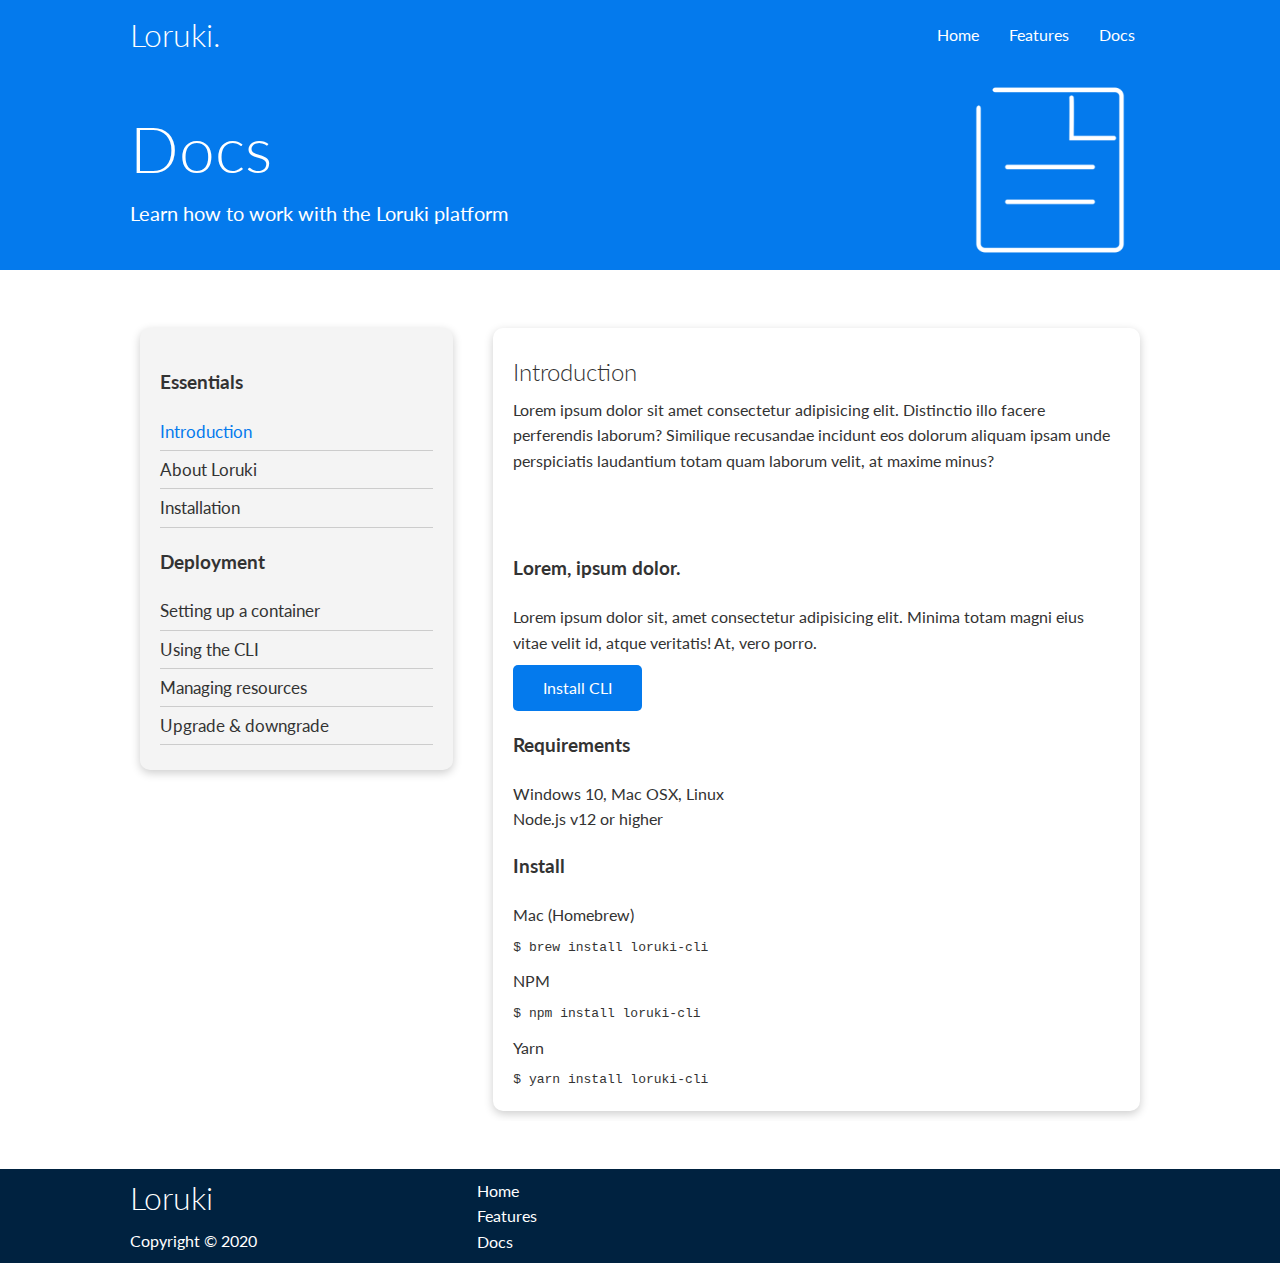
<file: docs.html>
<!DOCTYPE html>
<html lang="en">

<head>
  <meta charset="UTF-8" />
  <meta name="viewport" content="width=device-width, initial-scale=1.0" />
  <!-- CSS Links -->

  <link rel="stylesheet" href="https://cdnjs.cloudflare.com/ajax/libs/font-awesome/5.15.1/css/all.min.css"
    integrity="sha512-+4zCK9k+qNFUR5X+cKL9EIR+ZOhtIloNl9GIKS57V1MyNsYpYcUrUeQc9vNfzsWfV28IaLL3i96P9sdNyeRssA=="
    crossorigin="anonymous" />
  <link rel="stylesheet" href="style.css" />
  <link rel="stylesheet" href="utilities.css" />

  <title>Loruki | Cloud Hosting For Everyone</title>
</head>

<body>
  <!-- Navbar Starts -->

  <div class="navbar">
    <div class="container flex">
      <h1 class="logo">Loruki.</h1>
      <nav>
        <ul>
          <li><a href="index.html">Home</a></li>
          <li><a href="features.html">Features</a></li>
          <li><a href="docs.html">Docs</a></li>
        </ul>
      </nav>
    </div>
  </div>

  <!-- Navbar Ends -->
<!-- Head -->
<section class="docs-head bg-primary py-3">
    <div class="container grid">
        <div>
            <h1 class="xl">Docs</h1>
            <p class="lead">
                Learn how to work with the Loruki platform
            </p>
        </div>
        <img src="docs.png" alt="">
    </div>
</section>

<!-- Docs main -->
<section class="docs-main my-4">
    <div class="container grid">
        <div class="card bg-light p-3">
            <h3 class="my-2">Essentials</h3>
            <nav>
                <ul>
                    <li><a class="text-primary" href="#">Introduction</a></li>
                    <li><a href="#">About Loruki</a></li>
                    <li><a href="#">Installation</a></li>
                </ul>
            </nav>

            <h3 class="my-2">Deployment</h3>
            <nav>
                <ul>
                    <li><a href="#">Setting up a container</a></li>
                        <li><a href="#">Using the CLI</a></li>
                        <li><a href="#">Managing resources</a></li>
                        <li><a href="#">Upgrade & downgrade</a></li>
                </ul>
            </nav>
        </div>
        <div class="card">
            <h2>Introduction</h2>
            <p>Lorem ipsum dolor sit amet consectetur adipisicing elit. Distinctio illo facere perferendis laborum? Similique recusandae incidunt eos dolorum aliquam ipsam unde perspiciatis laudantium totam quam laborum velit, at maxime minus?</p>

            <div class="alert alert-success">
                <i class="fas fa-info"></i> Lorem ipsum dolor sit amet consectetur adipisicing elit. Quae, animi?
            </div>

            <h3>Lorem, ipsum dolor.</h3>
            <p>Lorem ipsum dolor sit, amet consectetur adipisicing elit. Minima totam magni eius vitae velit id, atque veritatis! At, vero porro.</p>
            <a href="#" class="btn btn-primary">Install CLI</a>

            <h3>Requirements</h3>
            <ul>
                <li>Windows 10, Mac OSX, Linux</li>
                <li>Node.js v12 or higher</li>
            </ul>

            <h3>Install</h3>
            <p>Mac (Homebrew)</p>
            <pre><code>$ brew install loruki-cli</code></pre>
            <p>NPM</p>
            <pre><code>$ npm install loruki-cli</code></pre>
            <p>Yarn</p>
            <pre><code>$ yarn install loruki-cli</code></pre>

        </div>
    </div>
</section>

<!----------------Footer -------------->
<footer class="footer bg-dark py-5">
  <div class="container grid grid-3">
      <div>
          <h1>Loruki
          </h1>
          <p>Copyright &copy; 2020</p>
      </div>
      <nav>
          <ul>
              <li><a href="index.html">Home</a></li>
              <li><a href="features.html">Features</a></li>
              <li><a href="docs.html">Docs</a></li>
          </ul>
      </nav>
      <div class="social">
          <a href="#"><i class="fab fa-github fa-2x"></i></a>
          <a href="#"><i class="fab fa-facebook fa-2x"></i></a>
          <a href="#"><i class="fab fa-instagram fa-2x"></i></a>
          <a href="#"><i class="fab fa-twitter fa-2x"></i></a>
      </div>
  </div>
</footer>
</body>

</html>
</file>
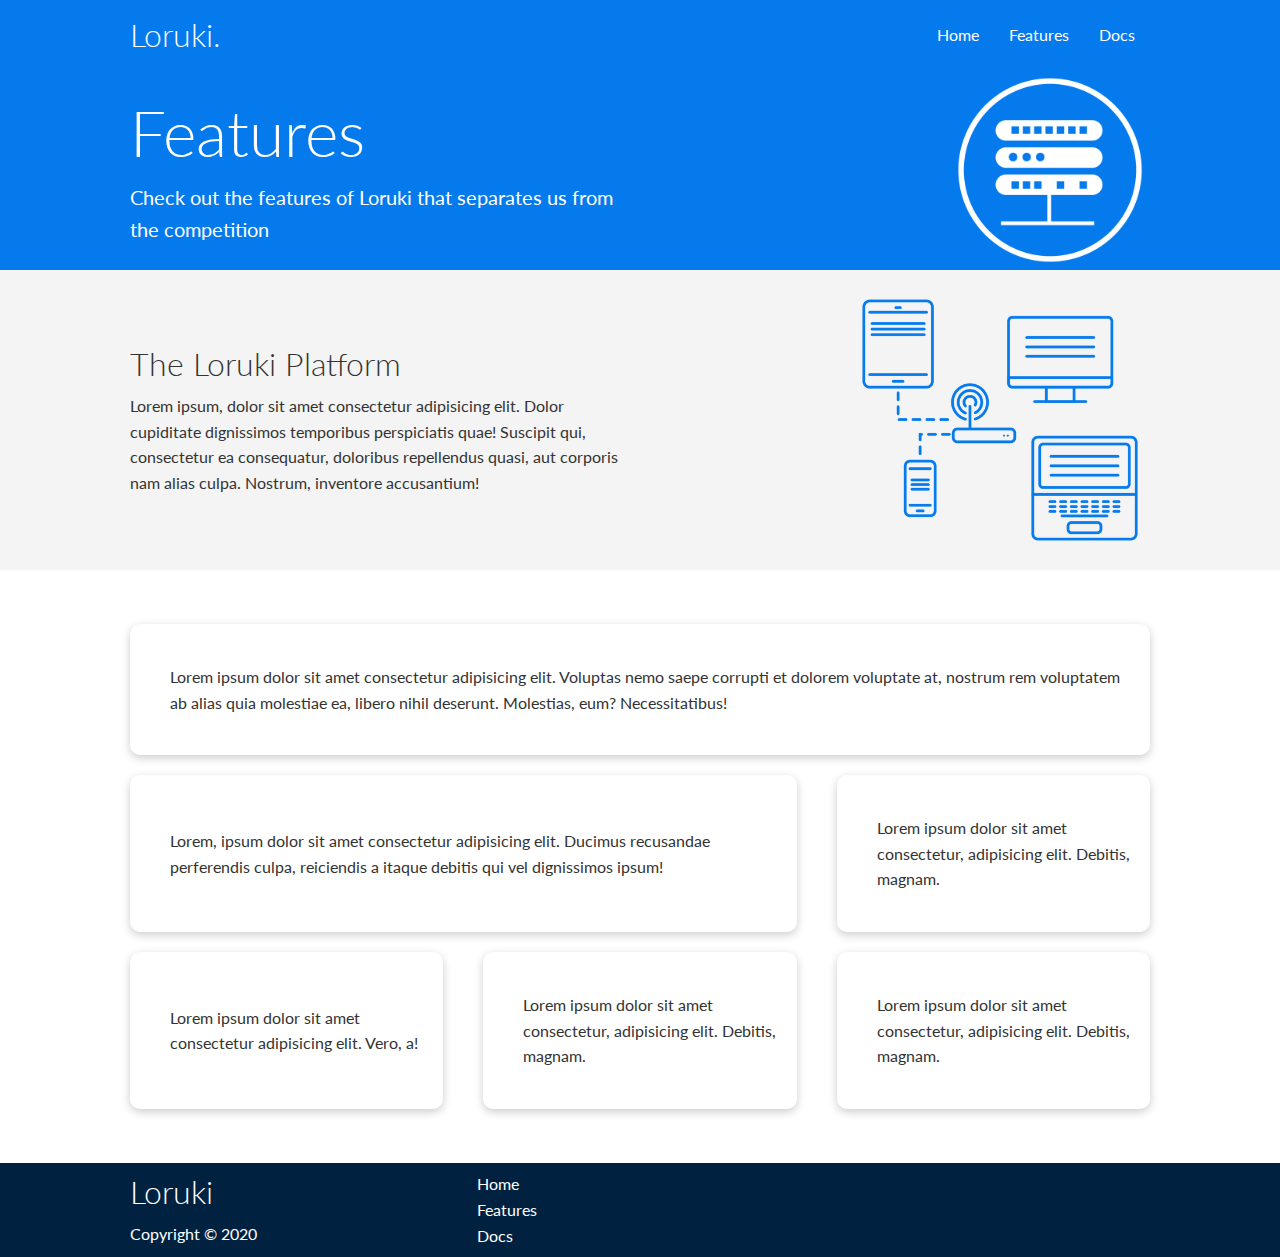
<file: features.html>
<!DOCTYPE html>
<html lang="en">

<head>
  <meta charset="UTF-8" />
  <meta name="viewport" content="width=device-width, initial-scale=1.0" />
  <!-- CSS Links -->

  <link rel="stylesheet" href="https://cdnjs.cloudflare.com/ajax/libs/font-awesome/5.15.1/css/all.min.css"
    integrity="sha512-+4zCK9k+qNFUR5X+cKL9EIR+ZOhtIloNl9GIKS57V1MyNsYpYcUrUeQc9vNfzsWfV28IaLL3i96P9sdNyeRssA=="
    crossorigin="anonymous" />
  <link rel="stylesheet" href="style.css" />
  <link rel="stylesheet" href="utilities.css" />

  <title>Loruki | Cloud Hosting For Everyone</title>
</head>

<body>
  <!-- Navbar Starts -->

  <div class="navbar">
    <div class="container flex">
      <h1 class="logo">Loruki.</h1>
      <nav>
        <ul>
          <li><a href="index.html">Home</a></li>
          <li><a href="features.html">Features</a></li>
          <li><a href="docs.html">Docs</a></li>
        </ul>
      </nav>
    </div>
  </div>

  <!-- Navbar Ends -->
<!-- <----------head----------->
<section class="features-head bg-primary py-3">
    <div class="container grid">
        <div>
            <h1 class="xl">Features</h1>
            <p class="lead">
                Check out the features of Loruki that separates us from the competition
            </p>
            
        </div>
        <img src="server.png">
    </div>
</section>
<!-- -----------Sub head ----------------->
<section class="features-sub-head bg-light py-3">
  <div class="container grid">
      <div>
          <h1 class="md">The Loruki Platform</h1>
          <p>
              Lorem ipsum, dolor sit amet consectetur adipisicing elit. Dolor cupiditate dignissimos temporibus perspiciatis quae! Suscipit qui, consectetur ea consequatur, doloribus repellendus quasi, aut corporis nam alias culpa. Nostrum, inventore accusantium!
          </p>
      </div>
      <img src="server2.png" alt="">
  </div>
</section>

<section class="features-main my-2">
  <div class="container grid grid-3">
      <div class="card flex">
          <i class="fas fa-server fa-3x"></i>
          <p>Lorem ipsum dolor sit amet consectetur adipisicing elit. Voluptas nemo saepe corrupti et dolorem voluptate at, nostrum rem voluptatem ab alias quia molestiae ea, libero nihil deserunt. Molestias, eum? Necessitatibus!</p>
      </div>
      <div class="card flex">
          <i class="fas fa-network-wired fa-3x"></i>
          <p>
              Lorem, ipsum dolor sit amet consectetur adipisicing elit. Ducimus
              recusandae perferendis culpa, reiciendis a itaque debitis qui vel
              dignissimos ipsum!
          </p>
      </div>
      <div class="card flex">
          <i class="fas fa-laptop-code fa-3x"></i>
          <p>
              Lorem ipsum dolor sit amet consectetur, adipisicing elit. Debitis,
              magnam.
          </p>
      </div>
      <div class="card flex">
          <i class="fas fa-database fa-3x"></i>
          <p>
              Lorem ipsum dolor sit amet consectetur adipisicing elit. Vero, a!
          </p>
      </div>
      <div class="card flex">
          <i class="fas fa-power-off fa-3x"></i>
          <p>
              Lorem ipsum dolor sit amet consectetur, adipisicing elit. Debitis,
              magnam.
          </p>
      </div>
      <div class="card flex">
          <i class="fas fa-upload fa-3x"></i>
          <p>
              Lorem ipsum dolor sit amet consectetur, adipisicing elit. Debitis,
              magnam.
          </p>
      </div>
  </div>
</section>


<!----------------Footer -------------->
<footer class="footer bg-dark py-5">
  <div class="container grid grid-3">
      <div>
          <h1>Loruki
          </h1>
          <p>Copyright &copy; 2020</p>
      </div>
      <nav>
          <ul>
              <li><a href="index.html">Home</a></li>
              <li><a href="features.html">Features</a></li>
              <li><a href="docs.html">Docs</a></li>
          </ul>
      </nav>
      <div class="social">
          <a href="#"><i class="fab fa-github fa-2x"></i></a>
          <a href="#"><i class="fab fa-facebook fa-2x"></i></a>
          <a href="#"><i class="fab fa-instagram fa-2x"></i></a>
          <a href="#"><i class="fab fa-twitter fa-2x"></i></a>
      </div>
  </div>
</footer>
</body>

</html>
</file>
<file: style.css>
@import url('https://fonts.googleapis.com/css2?family=Lato:wght@300&display=swap');

:root {
    --primary-color: #047aed;
    --secondary-color:#1c3fa8;
    --dark-color:#002240;
    --light-color:#f4f4f4;
}

* {
    box-sizing: border-box;
    padding: 0;
    margin: 0;
}

body {
    font-family: 'Lato', sans-serif;
    color: #333;
    line-height: 1.6;
}

ul {
    list-style-type: none;
}

a {
    text-decoration: none;
    color: #333;
}

h1,
h2 {
    font-weight: 300;
    line-height: 1.2;
    margin: 10px 0;
}

p {
    margin: 10px 0;
}

img {
    width: 100%;
}

/* --------------------navbar starts---------------- */
.navbar {
    background-color: var(--primary-color);
    color: #fff;
    height: 70px;
}

.navbar .flex {
    justify-content: space-between;
}

.navbar ul {
    display: flex;
}

.navbar a {
    padding: 10px;
    margin: 0 5px;
    color: #fff;
}

.navbar a:hover {
    border-bottom: 2px #fff solid;
}

/* ------------navbar ends----------- */


/* ------------------------showcase starts------------------ */

.showcase {
    height: 400px;
    background-color: var(--primary-color);
    color: #fff;
    position: relative;
}

.showcase h1 {
    font-size: 40px;
}

.showcase p {
    margin: 20px 0;
}

.showcase .grid {
    grid-template-columns: 58% 35%;
    gap:60px;
    overflow: visible;
    
} 

.showcase-form{
    position:relative;
    top:20px;
    height:350px;
    width:400px;
    padding:40px;
    z-index:100;
}

.showcase-form .form-control{
    margin:30px 0;
}

.showcase-form input[type='text'],
.showcase-form input[type='email']
{
border:0;
border-bottom:1px solid #b4becb;
width:100%;
padding:3px;
font-size:16px;
}
.showcase-form input:focus{
    outline:none;
}

.showcase .card{
    margin-top:60px;
}

.showcase::before,
.showcase::after{
    content:'';
    position:absolute;
    height:100px;
    bottom:-70px;
    right:0;
    left:0;
    transform:skewY(-3deg);
    background: #fff;
    -webkit-transform: skewY(-3deg);
    -moz-transform: skewY(-3deg);
    -ms-transform: skewY(-3deg);

}

/* ------------sjowcase ends------- */

/* ------------stats starts-------------- */
.stats{
    padding-top:100px;
}

.stats-heading{
    max-width: 500px;
    margin:auto;
}

.stats .grid h3{
    font-size:35px;
}
.stats .grid p{
    font-size:20px;
    font-weight: bold;
}

/* -------------------------------stats ends----------------- */

/* ---------------------cli starts----------------------- */

.cli .grid{
    grid-template-columns: repeat(3,1fr);
    grid-template-rows: repeat(2,1fr);
    
}

.cli .grid>*:first-child{
    grid-column: 1/span 2;
    grid-row: 1/span 2;
}
}

/* --------------------cloud---------------- */
.cloud .grid {
    grid-template-columns: 4fr 3fr;
  }
/* --------------languages------------   */
.languages .flex {
    flex-wrap: wrap;
  }
  
  .languages .card {
    text-align: center;
    margin: 18px 10px 40px;
    transition: transform 0.2s ease-in;
  }
  
  .languages .card h4 {
    font-size: 20px;
    margin-bottom: 10px;
  }
  
  .languages .card:hover {
    transform: translateY(-15px);
  }
  




  /* Features */
.features-head img,
.docs-head img {
  width: 200px;
  justify-self: flex-end;
}

.features-sub-head img {
  width: 300px;
  justify-self: flex-end;
}

.features-main .card > i {
  margin-right: 20px;
}

.features-main .grid {
  padding: 30px;
}

.features-main .grid > *:first-child {
  grid-column: 1 / span 3;
}

.features-main .grid > *:nth-child(2) {
  grid-column: 1 / span 2;
}
  
/* Docs */
.docs-main h3 {
    margin: 20px 0;
  }
  
  .docs-main .grid {
    grid-template-columns: 1fr 2fr;
    align-items: flex-start;
  }
  
  .docs-main nav li {
    font-size: 17px;
    padding-bottom: 5px;
    margin-bottom: 5px;
    border-bottom: 1px #ccc solid;
  }
  
  .docs-main a:hover {
    font-weight: bold;
  }
  
  /* Footer */
  .footer .social a {
    margin: 0 10px;
  }
  
  /* Animations */
  @keyframes slideInFromLeft {
    0% {
      transform: translateX(-100%);
    }
  
    100% {
      transform: translateX(0);
    }
  }
  
  @keyframes slideInFromRight {
    0% {
      transform: translateX(100%);
    }
  
    100% {
      transform: translateX(0);
    }
  }
  
  @keyframes slideInFromTop {
    0% {
      transform: translateY(-100%);
    }
  
    100% {
      transform: translateX(0);
    }
  }
  
  @keyframes slideInFromBottom {
    0% {
      transform: translateY(100%);
    }
  
    100% {
      transform: translateX(0);
    }
  }



  /* Footer */
.footer .social a {
    margin: 0 10px;
  }



/* Tablets and under */
@media (max-width: 768px) {
  .grid,
  .showcase .grid,
  .stats .grid,
  .cli .grid,
  .cloud .grid,
  .features-main .grid,
  .docs-main .grid {
    grid-template-columns: 1fr;
    grid-template-rows: 1fr;
  }

  .showcase {
    height: auto;
  }

  .showcase-text {
    text-align: center;
    margin-top: 40px;
    animation: slideInFromTop 1s ease-in;
  }

  .showcase-form {
    justify-self: center;
    margin: auto;
    animation: slideInFromBottom 1s ease-in;
  }

  .cli .grid > *:first-child {
    grid-column: 1;
    grid-row: 1;
  }

  .features-head,
  .features-sub-head,
  .docs-head {
    text-align: center;
  }

  .features-head img,
  .features-sub-head img,
  .docs-head img {
    justify-self: center;
  }

  .features-main .grid > *:first-child,
  .features-main .grid > *:nth-child(2) {
    grid-column: 1;
  }
}

/* Mobile */
@media (max-width: 500px) {
  .navbar {
    height: 110px;
  }

  .navbar .flex {
    flex-direction: column;
  }

  .navbar ul {
    padding: 10px;
    background-color: rgba(0, 0, 0, 0.1);
  }
}
</file>
<file: utilities.css>
.container {
    max-width: 1100px;
    margin: 0 auto;
    overflow: auto;
    padding: 0 40px;
}

.card{
    background-color: #fff;
    color:#333;
    border-radius:10px;
    box-shadow:0 3px 10px rgba(0,0,0,0.2);
    padding:20px;
    margin: 10px;
}

.flex {
    display: flex;
    justify-content: center;
    align-items: center;
    height: 100%;
}

.grid {
    display: grid;
    grid-template-columns: repeat(2, 1fr);
    gap: 20px;
    justify-content: center;
    align-items: center;
    height: 100%;
}

.grid-3{
    grid-template-columns: repeat(3, 1fr);
}
.text-center{
    text-align: center;
    
}

.btn{
    display: inline-block;
    padding:10px 30px;
    cursor:pointer;
    background-color: var(--primary-color);
    color:#fff;
    border:none;
    border-radius:5px;
}

.btn-outline{
    background-color: transparent;
    border:1px solid #fff;
}

.btn:hover{
    transform:scale(0.98);
}
/* -------------------------colored btns and backgrounds---------------- */
.bg-secondary, .btn-secondary{
    background-color: var(--secondary-color);
    color:#fff;
}
.bg-primary, .btn-primary{
    background-color: var(--primary-color);
    color:#fff;
}
.bg-dark, .btn-dark{
    background-color: var(--dark-color);
    color:#fff;
}
.bg-light, .btn-light{
    background-color: var(--light-color);
    color:#333;
}

.bg-primary a,
.btn-primary a,
.bg-secondary a,
.btn-secondary a,
.bg-dark a,
.btn-dark a {
  color: #fff;
}
/* -------------------text-sizes------------------ */
.lead{
    font-size:20px;
}
.sm{
    font-size: 1rem;
}
.md{
    font-size: 2rem;
}
.lg{
    font-size: 3rem;
}
.xl{
    font-size: 4rem;
}

/* Text colors */
.text-primary {
  color: var(--primary-color);
}

.text-secondary {
  color: var(--secondary-color);
}

.text-dark {
  color: var(--dark-color);
}

.text-light {
  color: var(--light-color);
}
/* Alert */
.alert {
  background-color: var(--light-color);
  padding: 10px 20px;
  font-weight: bold;
  margin: 15px 0;
}

.alert i {
  margin-right: 10px;
}

.alert-success {
  background-color: var(--success-color);
  color: #fff;
}

.alert-error {
  background-color: var(--error-color);
  color: #fff;
}





/* ---------------Margin------------ */

.my-1{
    margin:1rem 0;
}
.my-2{
    margin:1.5rem 0;
}
.my-3{
    margin:2rem 0;
}
.my-4{
    margin:3rem 0;
}
.my-5{
    margin:4rem 0;
}
.m-1{
    margin:1rempy;
}
.m-2{
    margin:1.5rem ;
}
.m-3{
    margin:2rem ;
}
.m-4{
    margin:3rem ;
}
.m-5{
    margin:4rem ;}

/* -------padding----- */
.py-1{
    padding:1rem 0;
}
.py-2{
    paddind:1.5rem 0;
}
.py-3{
    paddind:2rem 0;
}
.py-4{
    paddind:3rem 0;
}
.py-5{
    paddind:4rem 0 ;
}
.p-1{
    padding:1rem ;
}
.p-2{
    paddind:1.5rem ;
}
.p-3{
    paddind:2rem ;
}
.p-4{
    paddind:3rem ;
}
.p-5{
    paddind:4rem ;
}
</file>
